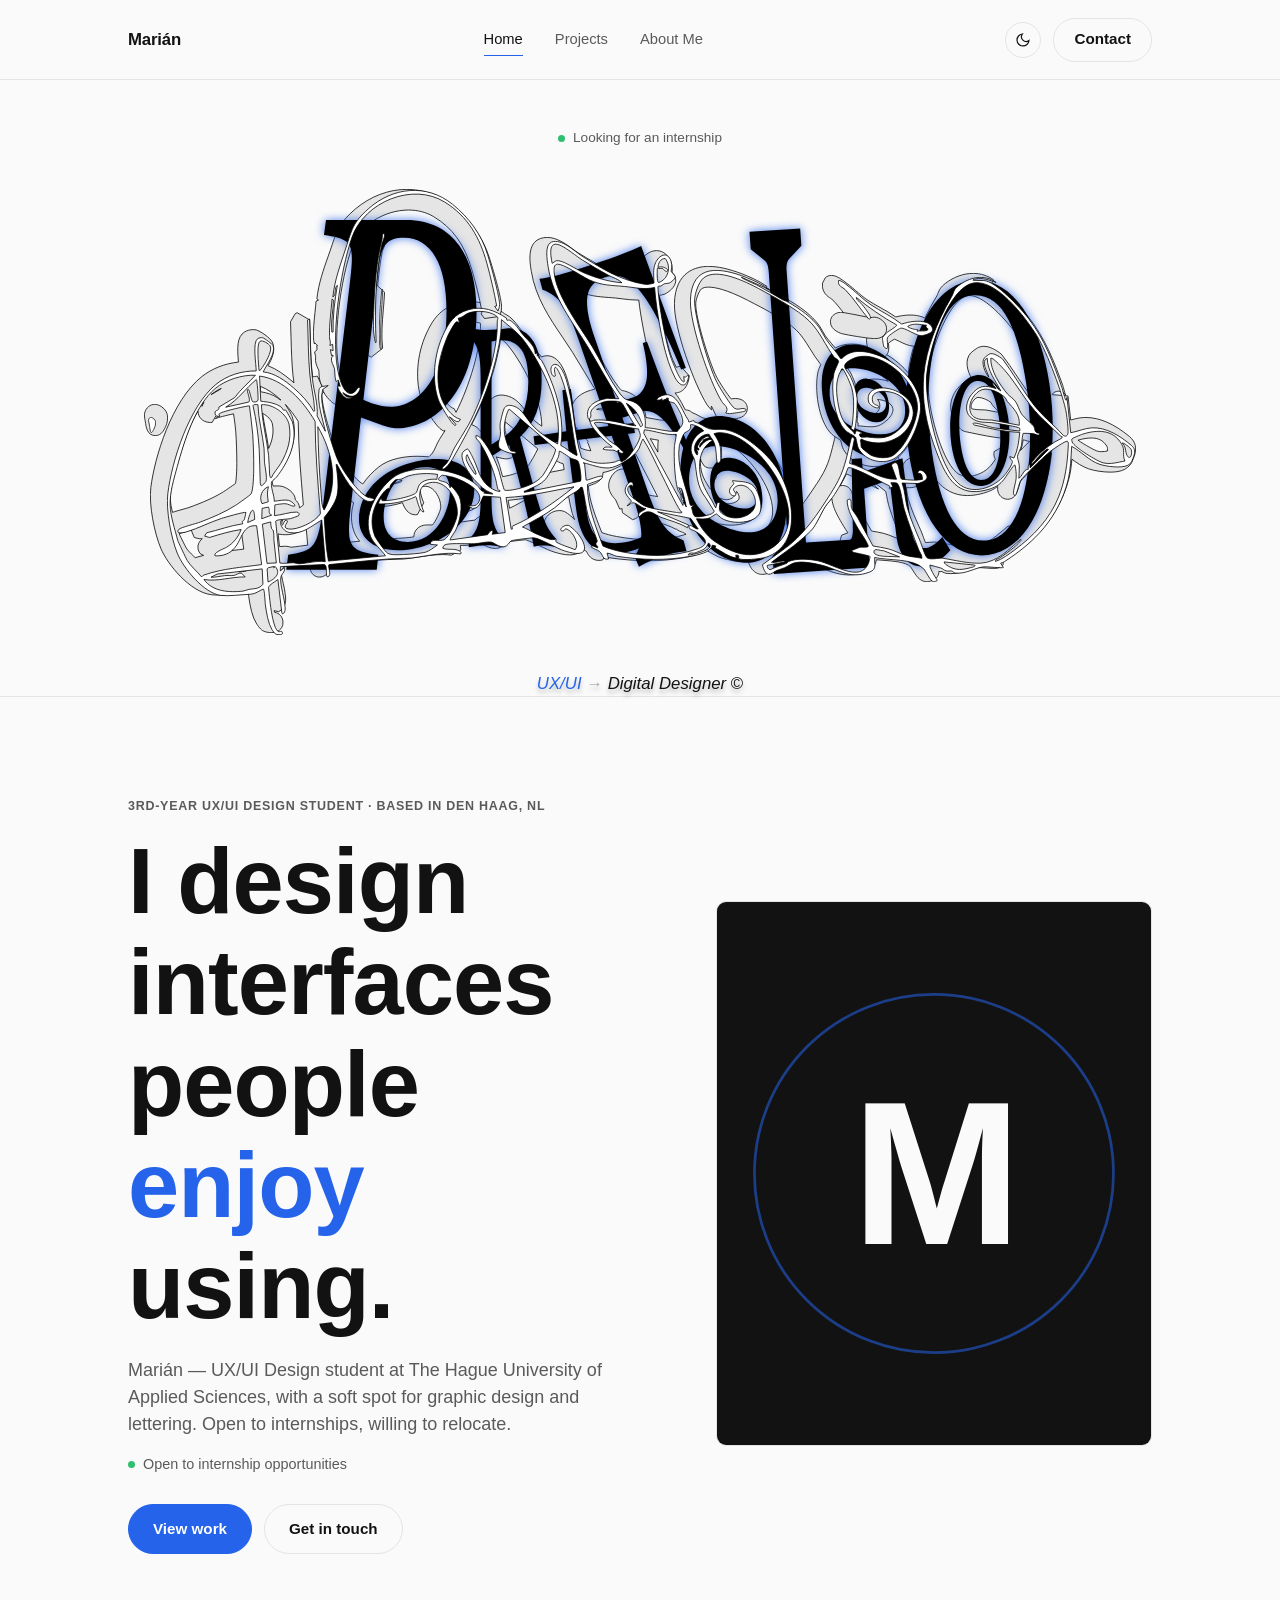
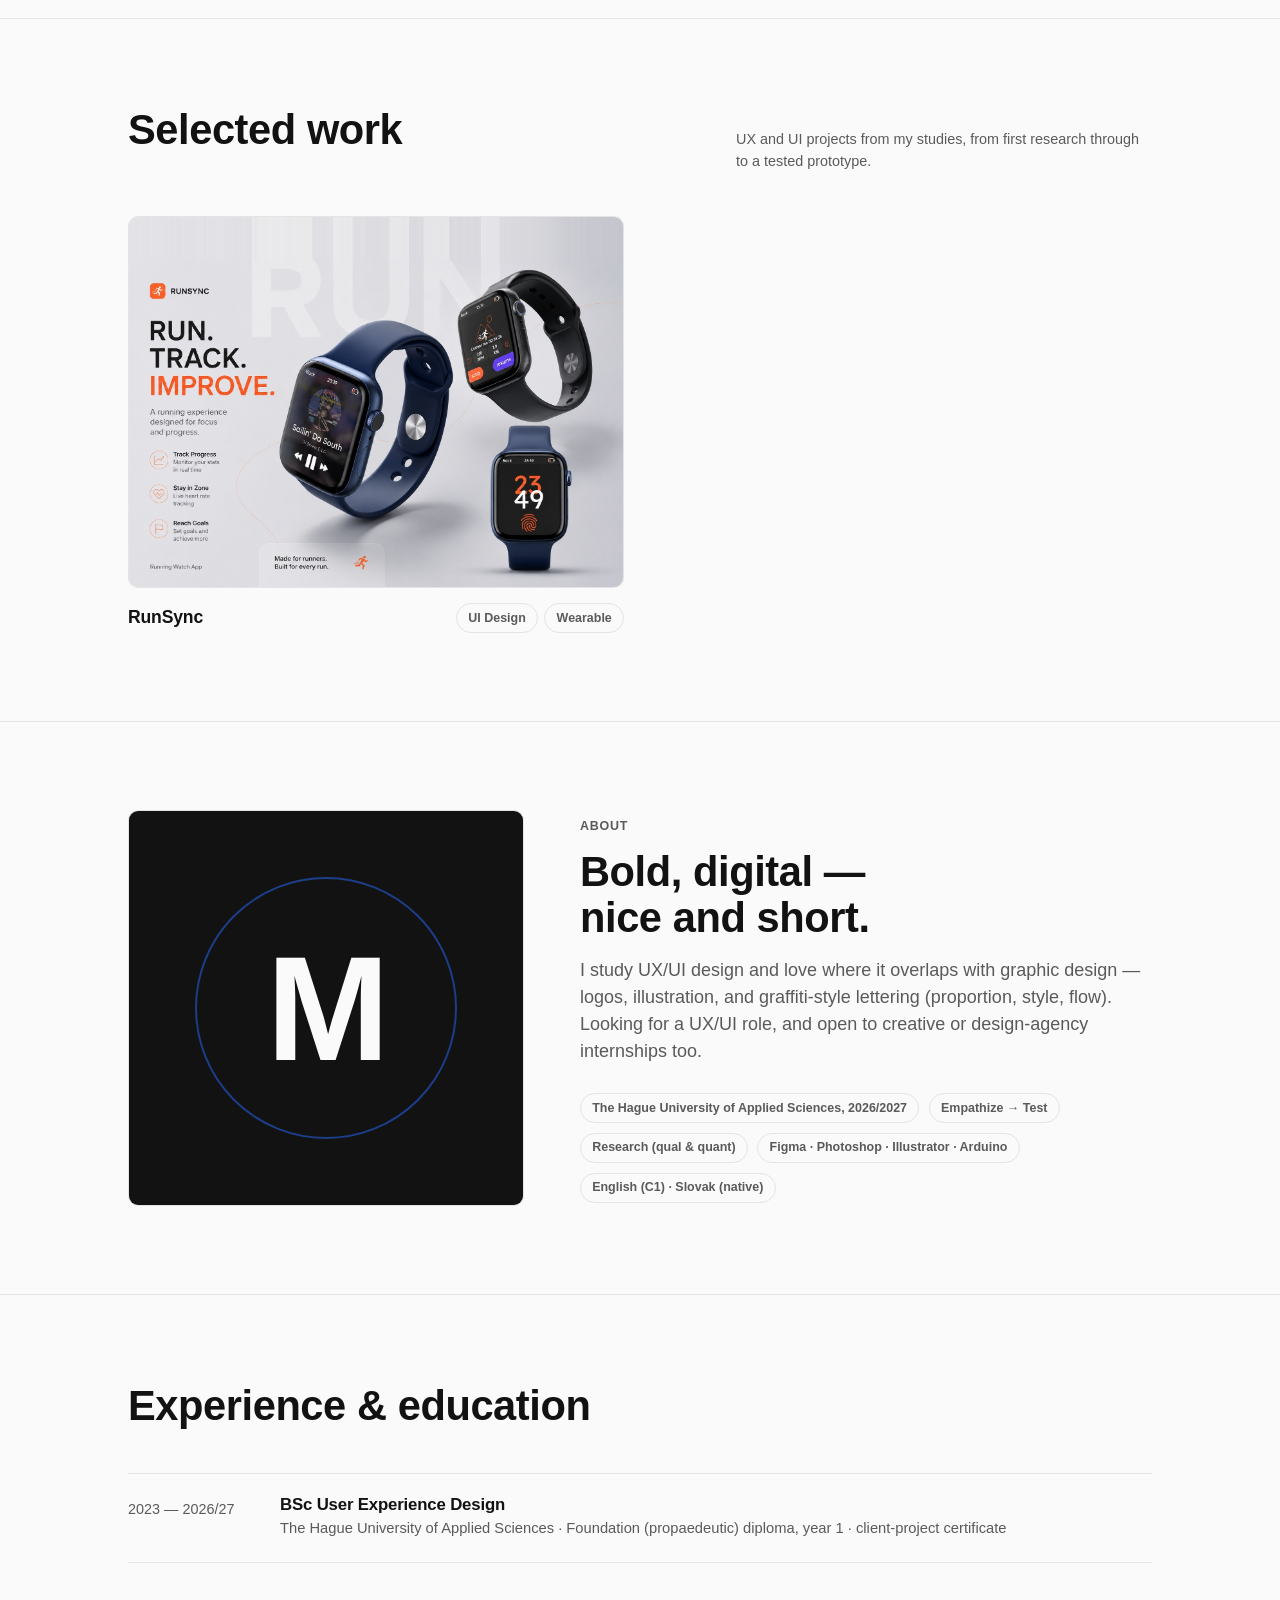
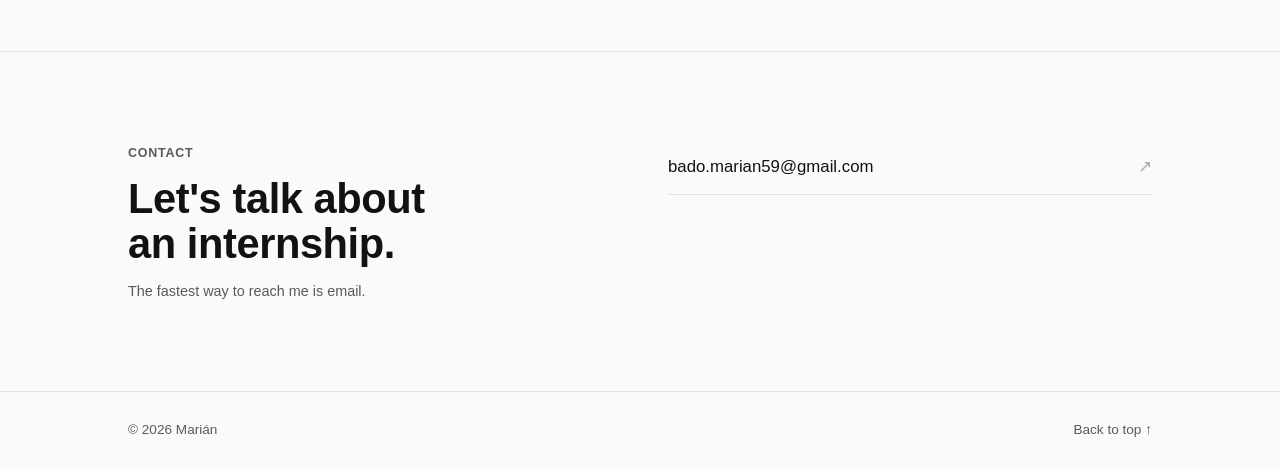
<file: index.html>
<!doctype html>
<html lang="en">
<head>
<meta charset="UTF-8" />
<meta name="viewport" content="width=device-width, initial-scale=1.0" />
<title>Marián — UX/UI Designer</title>
<meta name="description" content="Portfolio of Marián, a UX/UI design student — selected case studies, skills, and contact." />
<meta property="og:type" content="website" />
<meta property="og:title" content="Marián — UX/UI Designer" />
<meta property="og:description" content="Portfolio of Marián, a UX/UI design student — selected case studies, skills, and contact." />
<meta property="og:image" content="assets/images/project-02-cover.jpg" />
<meta name="twitter:card" content="summary_large_image" />
<link rel="icon" type="image/svg+xml" href="assets/images/favicon.svg" />
<link rel="stylesheet" href="css/style.css" />
</head>
<body>

<div class="scroll-progress" id="scrollProgress" aria-hidden="true"></div>

<a class="skip-link" href="#main" style="position:absolute;left:-9999px;top:1rem;background:var(--ink);color:var(--bg);padding:0.6rem 1rem;font-size:0.85rem;z-index:100;border-radius:4px;">Skip to content</a>

<header class="site-header">
  <div class="container">
    <a class="logo-mark" href="#top" aria-label="Home">Marián</a>

    <nav class="main-nav" aria-label="Primary">
      <a href="#top">Home</a>
      <a href="#work">Projects</a>
      <a href="#about">About Me</a>
    </nav>

    <div class="header-actions">
      <button class="theme-toggle" id="themeToggle" type="button" aria-label="Toggle color theme">
        <svg class="icon-moon" viewBox="0 0 24 24" fill="none" stroke="currentColor" stroke-width="1.8"><path d="M21 12.8A9 9 0 1 1 11.2 3a7 7 0 0 0 9.8 9.8Z"/></svg>
        <svg class="icon-sun" viewBox="0 0 24 24" fill="none" stroke="currentColor" stroke-width="1.8"><circle cx="12" cy="12" r="4.2"/><path d="M12 2.5v2.4M12 19.1v2.4M4.6 4.6l1.7 1.7M17.7 17.7l1.7 1.7M2.5 12h2.4M19.1 12h2.4M4.6 19.4l1.7-1.7M17.7 6.3l1.7-1.7"/></svg>
      </button>
      <a class="btn btn--ghost" href="#contact" style="padding:0.6rem 1.25rem;">Contact</a>
      <button class="nav-toggle" id="navToggle" type="button" aria-label="Toggle menu" aria-expanded="false">
        <svg viewBox="0 0 24 24" fill="none" stroke="currentColor" stroke-width="1.8"><path d="M4 7h16M4 12h16M4 17h16"/></svg>
      </button>
    </div>
  </div>

  <nav class="main-nav" id="mobileNav" aria-label="Mobile" style="display:none; flex-direction:column; padding:0 1.25rem 1.25rem; gap:1rem;">
    <a href="#top">Home</a>
    <a href="#work">Projects</a>
    <a href="#about">About Me</a>
    <a href="#contact">Contact</a>
  </nav>
</header>

<main id="main">

  <!-- ====================== HERO TOP / WORDMARK ==================== -->
  <section class="hero-top" id="top">
    <div class="container">
      <p class="hero-top-status"><span class="dot" aria-hidden="true"></span> Looking for an internship</p>

      <div class="hero-wordmark" id="heroWordmark" role="img" aria-label="Portfolio">
        <img src="assets/images/hero-wordmark/layer-01.svg" alt="" style="left:0.6214%; top:13.4674%; width:64.7790%; height:82.6958%;" />
        <img src="assets/images/hero-wordmark/layer-02.svg" alt="" style="left:60.7785%; top:20.8159%; width:39.2215%; height:64.7589%;" />
        <img src="assets/images/hero-wordmark/layer-03.svg" alt="" style="left:53.4137%; top:19.3940%; width:25.0207%; height:42.0936%;" />
        <img src="assets/images/hero-wordmark/layer-04.svg" alt="" style="left:17.0040%; top:3.2956%; width:19.0458%; height:45.4824%;" />
        <img src="assets/images/hero-wordmark/layer-05.svg" alt="" style="left:68.3461%; top:21.4176%; width:11.3048%; height:17.5178%;" />
        <img src="assets/images/hero-wordmark/layer-06.svg" alt="" style="left:21.5059%; top:11.8063%; width:2.8696%; height:25.7534%;" />
        <img src="assets/images/hero-wordmark/layer-07.svg" alt="" style="left:69.1488%; top:29.1698%; width:5.7342%; height:5.5744%;" />
        <img src="assets/images/hero-wordmark/layer-08.svg" alt="" style="left:22.0716%; top:23.0760%; width:2.1862%; height:15.6999%;" />
        <img src="assets/images/hero-wordmark/layer-09.svg" alt="" style="left:0.0000%; top:48.3743%; width:2.4402%; height:6.5669%;" />
        <img src="assets/images/hero-wordmark/layer-10.svg" alt="" style="left:13.4441%; top:7.8801%; width:79.1284%; height:77.9673%;" />
        <img src="assets/images/hero-wordmark/layer-11.svg" alt="" style="left:55.0277%; top:20.3316%; width:23.2731%; height:40.0599%;" />
        <img src="assets/images/hero-wordmark/layer-12.svg" alt="" style="left:18.6149%; top:3.6434%; width:17.3124%; height:43.6598%;" />
        <img src="assets/images/hero-wordmark/layer-13.svg" alt="" style="left:69.9639%; top:22.3996%; width:9.5644%; height:14.4902%;" />
        <img src="assets/images/hero-wordmark/layer-14.svg" alt="" style="left:23.1142%; top:12.5180%; width:1.1466%; height:23.0886%;" />
        <img src="assets/images/hero-wordmark/layer-15.svg" alt="" style="left:23.6786%; top:24.2331%; width:0.4578%; height:12.7661%;" />
        <img src="assets/images/hero-wordmark/layer-16.svg" alt="" style="left:0.4512%; top:51.0098%; width:0.7965%; height:3.3935%;" />
        <img src="assets/images/hero-wordmark/layer-17.svg" alt="" style="left:62.3329%; top:21.7208%; width:37.5265%; height:63.7518%;" />
        <img src="assets/images/hero-wordmark/layer-18.svg" alt="" style="left:2.3198%; top:14.1954%; width:63.0421%; height:82.5090%;" />
      </div>

      <p class="hero-top-tag"><span class="ux">UX/UI</span> <span class="arrow">→</span> <span class="role">Digital Designer</span> <span class="copy">©</span></p>
    </div>
  </section>

  <!-- ============================ HERO ============================ -->
  <section class="hero">
    <div class="container">
      <div>
        <p class="caption">3rd-year UX/UI Design Student · Based in Den Haag, NL</p>
        <h1 class="hero-heading h0" style="margin-top:0.9rem;">I design interfaces people <em>enjoy</em> using.</h1>
        <p class="hero-lede body-lg">Marián — UX/UI Design student at The Hague University of Applied Sciences, with a soft spot for graphic design and lettering. Open to internships, willing to relocate.</p>
        <p class="hero-status"><span class="dot" aria-hidden="true"></span> Open to internship opportunities</p>
        <div class="hero-actions">
          <a class="btn btn--accent" href="#work">View work</a>
          <a class="btn btn--ghost" href="#contact">Get in touch</a>
        </div>
      </div>

      <div class="hero-photo" id="heroPhoto">
        <div class="media">
          <img src="assets/images/portrait-placeholder.svg" alt="Monogram — M" />
        </div>
      </div>
    </div>
  </section>

  <!-- ============================ WORK ============================ -->
  <section id="work">
    <div class="container">
      <div class="section-heading" data-reveal>
        <h2 class="h1">Selected work</h2>
        <p class="small-text">UX and UI projects from my studies, from first research through to a tested prototype.</p>
      </div>

      <div class="work-grid">
        <a class="work-card" href="projects/project-02.html" data-reveal>
          <div class="media">
            <img src="assets/images/project-02-card.jpg" alt="RunSync key visual — three smartwatches running the app, beside the tagline Run. Track. Improve." loading="lazy" decoding="async" />
          </div>
          <div class="work-card-meta">
            <h3>RunSync</h3>
            <div class="work-card-tags">
              <span class="tag">UI Design</span>
              <span class="tag">Wearable</span>
            </div>
          </div>
        </a>

        <!-- THIRD PROJECT (graphic design) — paste this block back in once
             projects/project-03.html has real content and its card image exists:

        <a class="work-card" href="projects/project-03.html" data-reveal>
          <div class="media">
            <img src="assets/images/project-03-card.jpg" alt="" loading="lazy" decoding="async" />
          </div>
          <div class="work-card-meta">
            <h3>Graphic design</h3>
            <div class="work-card-tags">
              <span class="tag">Branding</span>
              <span class="tag">Illustration</span>
            </div>
          </div>
        </a>
        -->
      </div>
    </div>
  </section>

  <!-- ============================ ABOUT ============================ -->
  <section id="about">
    <div class="container about-grid">
      <div class="media about-portrait" data-reveal>
        <img src="assets/images/portrait-placeholder.svg" alt="" loading="lazy" decoding="async" />
      </div>

      <div class="about-copy" data-reveal>
        <p class="caption">About</p>
        <h2 class="h1" style="margin-top:0.75rem; margin-bottom:1rem;">Bold, digital — nice and short.</h2>
        <p class="body-lg">I study UX/UI design and love where it overlaps with graphic design — logos, illustration, and graffiti-style lettering (proportion, style, flow). Looking for a UX/UI role, and open to creative or design-agency internships too.</p>

        <div class="about-facts">
          <span class="tag">The Hague University of Applied Sciences, 2026/2027</span>
          <span class="tag">Empathize → Test</span>
          <span class="tag">Research (qual &amp; quant)</span>
          <span class="tag">Figma · Photoshop · Illustrator · Arduino</span>
          <span class="tag">English (C1) · Slovak (native)</span>
        </div>
      </div>
    </div>
  </section>

  <!-- ============================ EXPERIENCE ============================ -->
  <section id="experience">
    <div class="container">
      <div class="section-heading" data-reveal>
        <h2 class="h1">Experience &amp; education</h2>
      </div>

      <div class="timeline" data-reveal>
        <div class="timeline-item">
          <div class="timeline-date">2023 — 2026/27</div>
          <div class="timeline-body">
            <h3>BSc User Experience Design</h3>
            <span class="org">The Hague University of Applied Sciences · Foundation (propaedeutic) diploma, year 1 · client-project certificate</span>
          </div>
        </div>
      </div>
    </div>
  </section>

  <!-- ============================ CONTACT ============================ -->
  <section id="contact">
    <div class="container contact-panel">
      <div data-reveal>
        <p class="caption">Contact</p>
        <h2 class="h1" style="margin-top:0.75rem;">Let's talk about an internship.</h2>
        <p class="small-text" style="margin-top:0.9rem; color:var(--text-secondary);">The fastest way to reach me is email.</p>
      </div>

      <div class="contact-links" data-reveal>
        <a href="mailto:bado.marian59@gmail.com">bado.marian59@gmail.com <span class="arrow">↗</span></a>

        <!-- Paste these back in once the real handles / files exist:

        <a href="https://linkedin.com/in/YOUR-HANDLE" target="_blank" rel="noopener">LinkedIn <span class="arrow">↗</span></a>
        <a href="https://github.com/YOUR-HANDLE" target="_blank" rel="noopener">GitHub <span class="arrow">↗</span></a>
        <a href="https://www.figma.com/@YOUR-HANDLE" target="_blank" rel="noopener">Figma <span class="arrow">↗</span></a>
        <a href="assets/resume.pdf" download>Download résumé (PDF) <span class="arrow">↓</span></a>
        -->
      </div>
    </div>
  </section>

</main>

<footer class="site-footer">
  <div class="container">
    <span>© <span id="year"></span> Marián</span>
    <a href="#top">Back to top ↑</a>
  </div>
</footer>

<script src="js/main.js"></script>
</body>
</html>
</file>
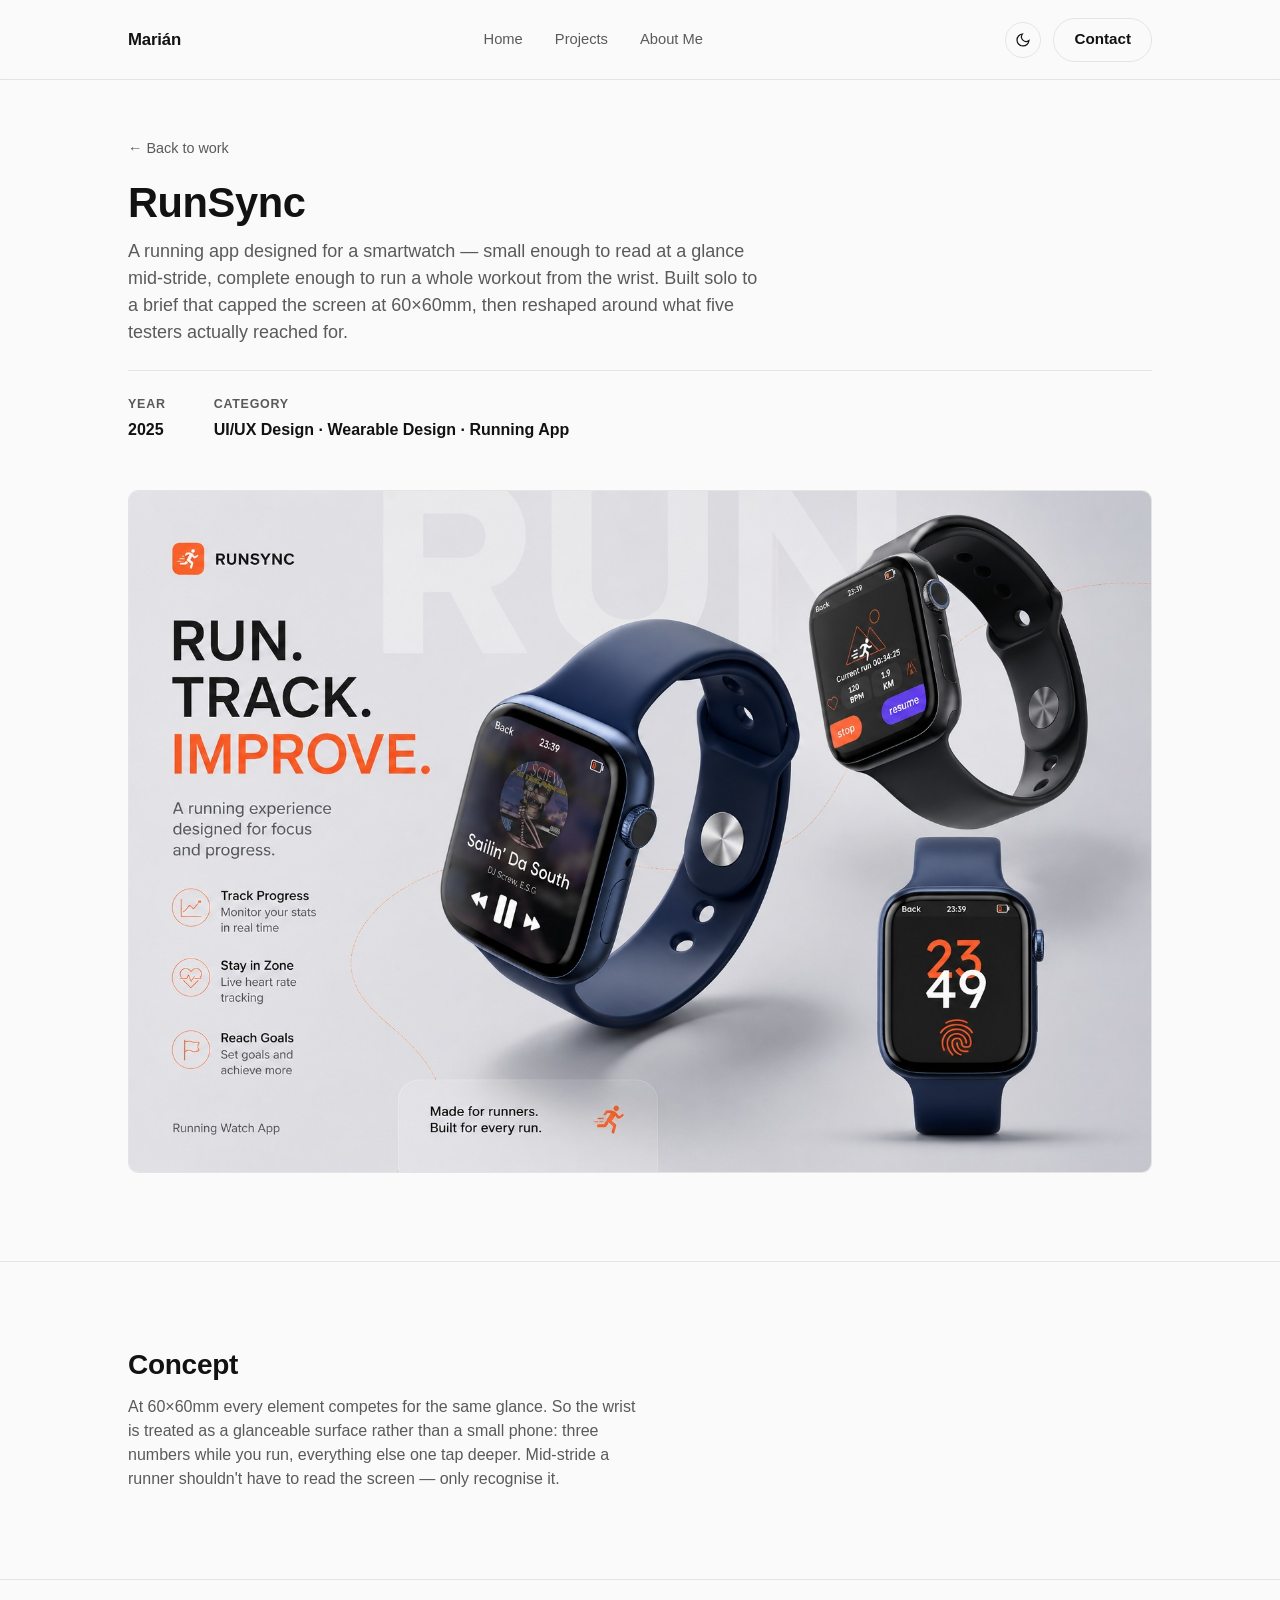
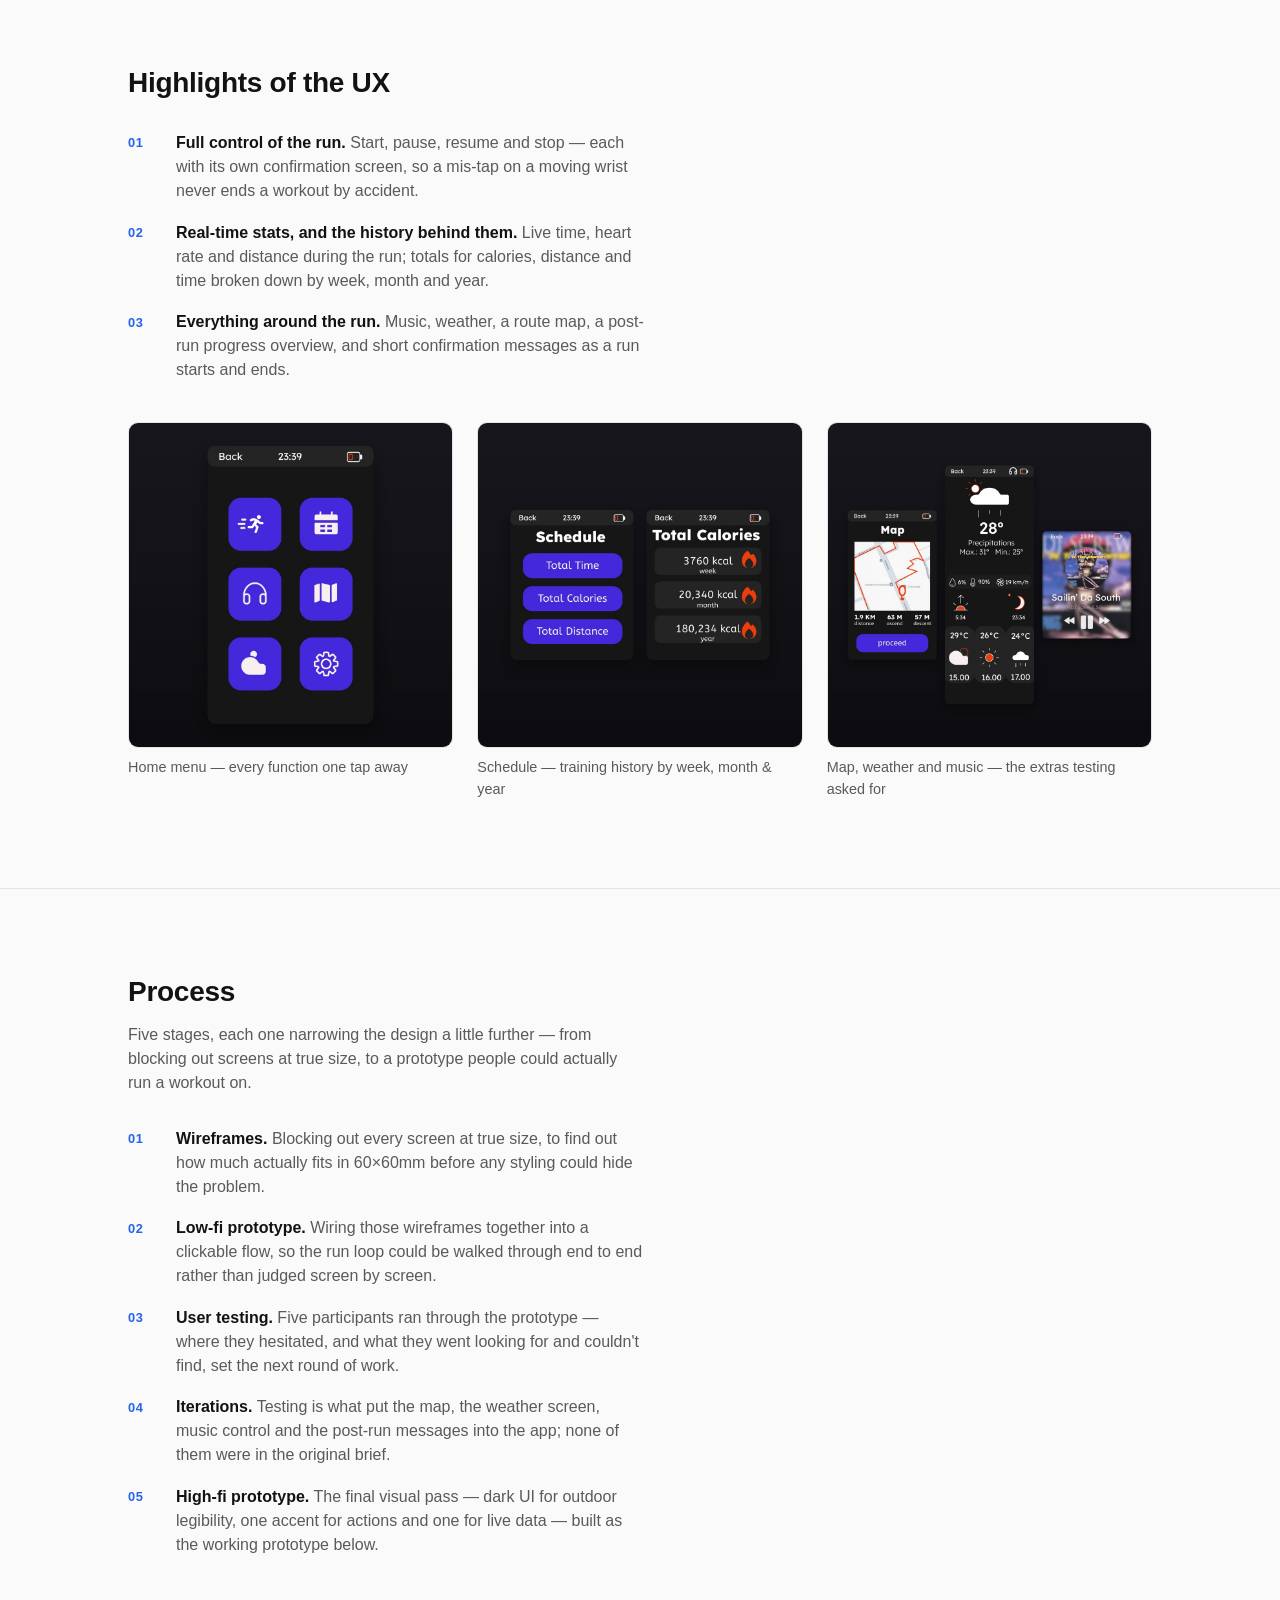
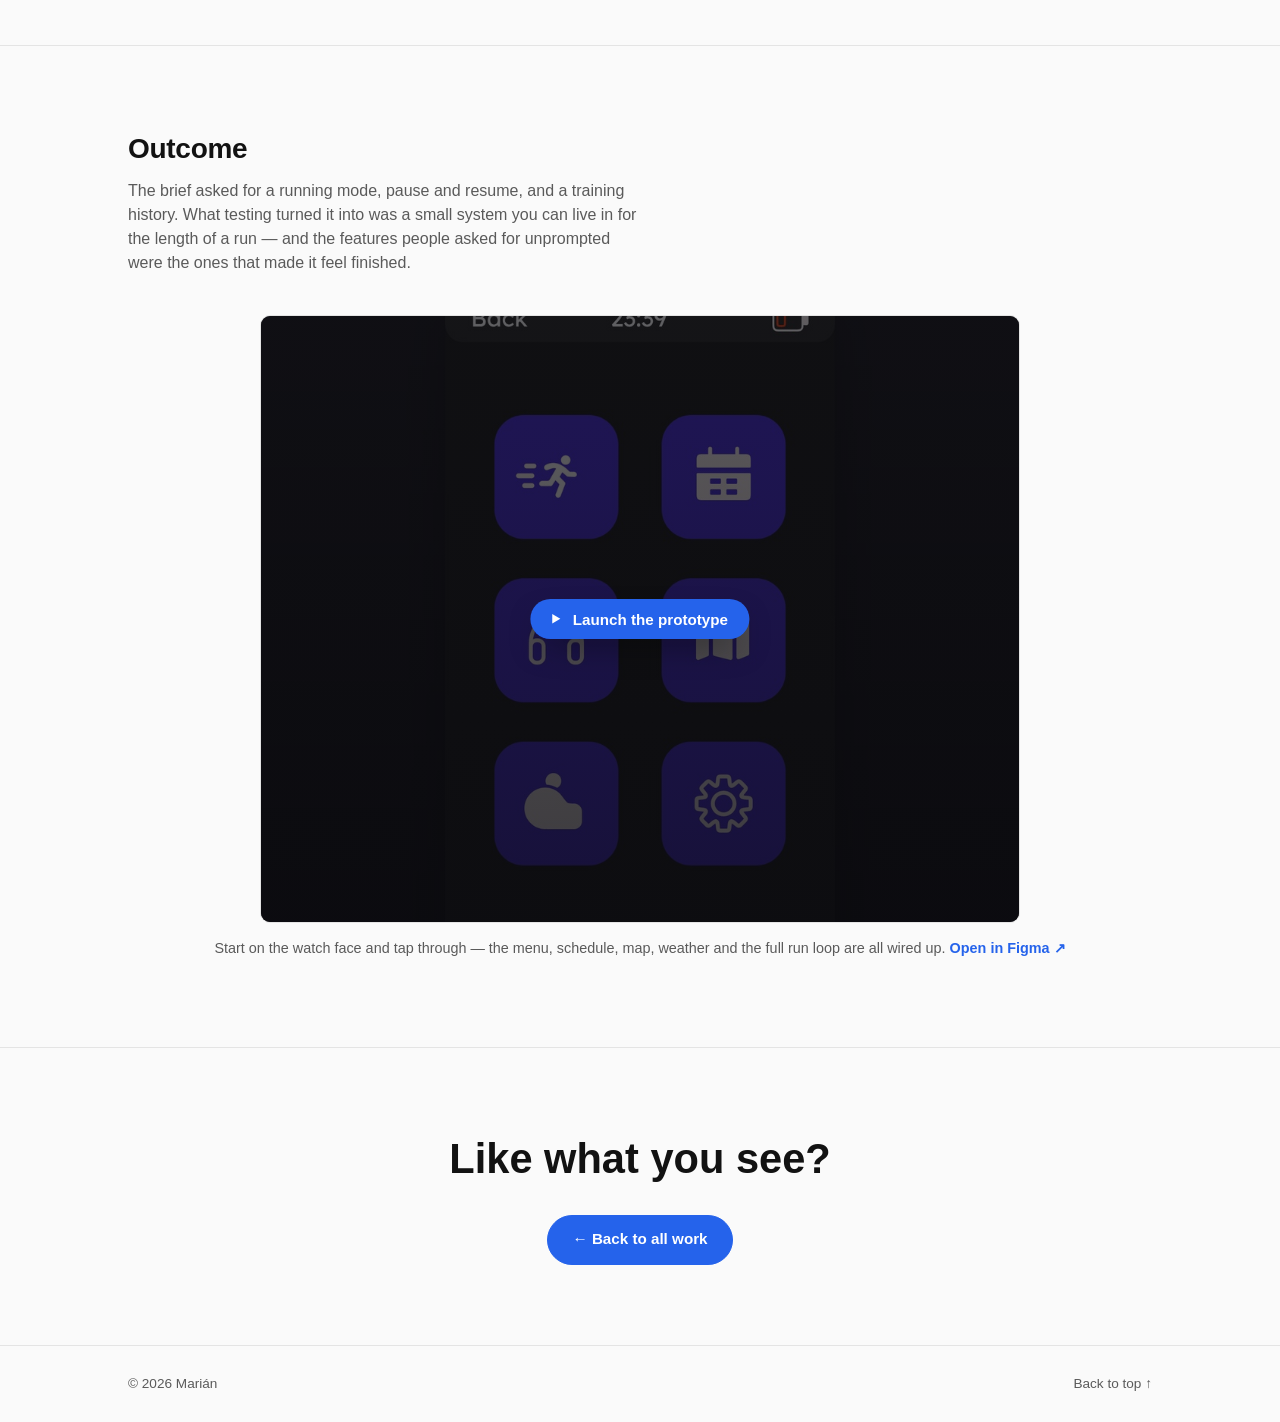
<file: projects/project-02.html>
<!doctype html>
<html lang="en">
<head>
<meta charset="UTF-8" />
<meta name="viewport" content="width=device-width, initial-scale=1.0" />
<title>RunSync — Marián</title>
<meta name="description" content="Case study: RunSync — a running app designed for a smartwatch, built to a 60×60mm screen limit and reshaped around user testing." />
<meta property="og:type" content="article" />
<meta property="og:title" content="RunSync — Marián" />
<meta property="og:description" content="Case study: RunSync — a running app designed for a smartwatch, built to a 60×60mm screen limit and reshaped around user testing." />
<meta property="og:image" content="../assets/images/project-02-cover.jpg" />
<meta name="twitter:card" content="summary_large_image" />
<link rel="icon" type="image/svg+xml" href="../assets/images/favicon.svg" />
<link rel="stylesheet" href="../css/style.css" />
</head>
<body>

<div class="scroll-progress" id="scrollProgress" aria-hidden="true"></div>

<header class="site-header">
  <div class="container">
    <a class="logo-mark" href="../index.html#top" aria-label="Home">Marián</a>

    <nav class="main-nav" aria-label="Primary">
      <a href="../index.html#top">Home</a>
      <a href="../index.html#work">Projects</a>
      <a href="../index.html#about">About Me</a>
    </nav>

    <div class="header-actions">
      <button class="theme-toggle" id="themeToggle" type="button" aria-label="Toggle color theme">
        <svg class="icon-moon" viewBox="0 0 24 24" fill="none" stroke="currentColor" stroke-width="1.8"><path d="M21 12.8A9 9 0 1 1 11.2 3a7 7 0 0 0 9.8 9.8Z"/></svg>
        <svg class="icon-sun" viewBox="0 0 24 24" fill="none" stroke="currentColor" stroke-width="1.8"><circle cx="12" cy="12" r="4.2"/><path d="M12 2.5v2.4M12 19.1v2.4M4.6 4.6l1.7 1.7M17.7 17.7l1.7 1.7M2.5 12h2.4M19.1 12h2.4M4.6 19.4l1.7-1.7M17.7 6.3l1.7-1.7"/></svg>
      </button>
      <a class="btn btn--ghost" href="../index.html#contact" style="padding:0.6rem 1.25rem;">Contact</a>
    </div>
  </div>
</header>

<main id="main">

  <!-- ===================== HEADER: title + intro ===================== -->
  <section class="case-hero">
    <div class="container">
      <a class="back-link" href="../index.html#work">← Back to work</a>
      <h1 class="h1">RunSync</h1>
      <p class="body-lg">A running app designed for a smartwatch — small enough to read at a glance mid-stride, complete enough to run a whole workout from the wrist. Built solo to a brief that capped the screen at 60×60mm, then reshaped around what five testers actually reached for.</p>

      <dl class="case-facts" data-reveal>
        <div class="fact"><dt class="caption">Year</dt><dd>2025</dd></div>
        <div class="fact"><dt class="caption">Category</dt><dd>UI/UX Design · Wearable Design · Running App</dd></div>
      </dl>
    </div>
  </section>

  <!-- ===================== HERO IMAGE ===================== -->
  <section class="case-cover" style="padding-top:0; border-top:none;">
    <div class="container">
      <!-- 3:2 rather than the site-wide 16:9 — this cover is a designed poster,
           and cropping it would cut the logo or the bleeding "RUN" lettering. -->
      <div class="media" data-reveal style="aspect-ratio:3 / 2;">
        <img src="../assets/images/project-02-cover.jpg" alt="RunSync key visual: three smartwatches showing the music player, the paused-run screen with stop and resume, and the watch face, beside the tagline Run. Track. Improve." />
      </div>
    </div>
  </section>

  <!-- ===================== CONCEPT ===================== -->
  <section>
    <div class="container">
      <h2 class="h2" data-reveal>Concept</h2>
      <div class="case-prose" data-reveal>
        <p>At 60×60mm every element competes for the same glance. So the wrist is treated as a glanceable surface rather than a small phone: three numbers while you run, everything else one tap deeper. Mid-stride a runner shouldn't have to read the screen — only recognise it.</p>
      </div>
    </div>
  </section>

  <!-- ===================== HIGHLIGHTS ===================== -->
  <section style="border-top:1px solid var(--line);">
    <div class="container">
      <h2 class="h2" data-reveal>Highlights of the UX</h2>

      <ol class="case-list" data-reveal>
        <li><strong>Full control of the run.</strong> Start, pause, resume and stop — each with its own confirmation screen, so a mis-tap on a moving wrist never ends a workout by accident.</li>
        <li><strong>Real-time stats, and the history behind them.</strong> Live time, heart rate and distance during the run; totals for calories, distance and time broken down by week, month and year.</li>
        <li><strong>Everything around the run.</strong> Music, weather, a route map, a post-run progress overview, and short confirmation messages as a run starts and ends.</li>
      </ol>

      <div class="process-strip" style="margin-top:clamp(1.75rem, 4vw, 2.5rem);">
        <figure data-reveal>
          <div class="media"><img src="../assets/images/project-02-sketch.jpg" alt="Home menu screen with six icon shortcuts: running mode, schedule, music, map, weather, settings" loading="lazy" decoding="async" /></div>
          <figcaption class="small-text" style="color:var(--text-secondary);">Home menu — every function one tap away</figcaption>
        </figure>
        <figure data-reveal>
          <div class="media"><img src="../assets/images/project-02-prototype.jpg" alt="The Schedule menu next to the Total Calories screen, which breaks the figure down by week, month and year" loading="lazy" decoding="async" /></div>
          <figcaption class="small-text" style="color:var(--text-secondary);">Schedule — training history by week, month &amp; year</figcaption>
        </figure>
        <figure data-reveal>
          <div class="media"><img src="../assets/images/project-02-final.jpg" alt="Map, weather and music player screens — the three features added beyond the original brief" loading="lazy" decoding="async" /></div>
          <figcaption class="small-text" style="color:var(--text-secondary);">Map, weather and music — the extras testing asked for</figcaption>
        </figure>
      </div>
    </div>
  </section>

  <!-- ===================== PROCESS ===================== -->
  <section style="border-top:1px solid var(--line);">
    <div class="container">
      <h2 class="h2" data-reveal>Process</h2>
      <div class="case-prose" data-reveal>
        <p>Five stages, each one narrowing the design a little further — from blocking out screens at true size, to a prototype people could actually run a workout on.</p>
      </div>

      <ol class="case-list" data-reveal>
        <li><strong>Wireframes.</strong> Blocking out every screen at true size, to find out how much actually fits in 60×60mm before any styling could hide the problem.</li>
        <li><strong>Low-fi prototype.</strong> Wiring those wireframes together into a clickable flow, so the run loop could be walked through end to end rather than judged screen by screen.</li>
        <li><strong>User testing.</strong> Five participants ran through the prototype — where they hesitated, and what they went looking for and couldn't find, set the next round of work.</li>
        <li><strong>Iterations.</strong> Testing is what put the map, the weather screen, music control and the post-run messages into the app; none of them were in the original brief.</li>
        <li><strong>High-fi prototype.</strong> The final visual pass — dark UI for outdoor legibility, one accent for actions and one for live data — built as the working prototype below.</li>
      </ol>
    </div>
  </section>

  <!-- ===================== OUTCOME ===================== -->
  <section style="border-top:1px solid var(--line);">
    <div class="container">
      <h2 class="h2" data-reveal>Outcome</h2>
      <div class="case-prose" data-reveal>
        <p>The brief asked for a running mode, pause and resume, and a training history. What testing turned it into was a small system you can live in for the length of a run — and the features people asked for unprompted were the ones that made it feel finished.</p>
      </div>

      <!-- The real Figma prototype, click-to-load: the still below is swapped for
           the embed on click, so Figma's player is only fetched by people who
           actually want to try it. Requires the Figma file's link sharing to be
           set to "Anyone with the link — can view". -->
      <div class="proto-embed" data-reveal style="margin-top:clamp(1.75rem, 4vw, 2.5rem);">
        <button class="proto-launch" type="button"
                data-proto-src="https://embed.figma.com/proto/zoJlEl7CMAgvqC59AaGzTM/Running-App?node-id=2-2&amp;starting-point-node-id=2-2&amp;scaling=contain&amp;embed-host=marian-portfolio">
          <img src="../assets/images/project-02-sketch.jpg" alt="" loading="lazy" decoding="async" />
          <span class="proto-play">
            <svg viewBox="0 0 24 24" fill="currentColor" aria-hidden="true"><path d="M8 5.5v13l11-6.5z"/></svg>
            Launch the prototype
          </span>
        </button>
      </div>

      <p class="small-text" data-reveal style="color:var(--text-secondary); text-align:center; margin-top:0.9rem;">
        Start on the watch face and tap through — the menu, schedule, map, weather and the full run loop are all wired up.
        <a href="https://www.figma.com/proto/zoJlEl7CMAgvqC59AaGzTM/Running-App?node-id=2-2&amp;starting-point-node-id=2-2" target="_blank" rel="noopener" style="color:var(--accent); font-weight:600;">Open in Figma ↗</a>
      </p>

      <noscript>
        <p class="small-text" style="text-align:center; margin-top:0.9rem;">
          <a href="https://www.figma.com/proto/zoJlEl7CMAgvqC59AaGzTM/Running-App?node-id=2-2&amp;starting-point-node-id=2-2" target="_blank" rel="noopener">Open the interactive prototype in Figma ↗</a>
        </p>
      </noscript>
    </div>
  </section>

  <section class="case-cta" style="border-top:1px solid var(--line);">
    <div class="container">
      <p class="h1">Like what you see?</p>
      <a class="btn btn--accent" href="../index.html#work">← Back to all work</a>
    </div>
  </section>
</main>

<footer class="site-footer">
  <div class="container">
    <span>© <span id="year"></span> Marián</span>
    <a href="../index.html#top">Back to top ↑</a>
  </div>
</footer>

<script src="../js/main.js"></script>
</body>
</html>
</file>
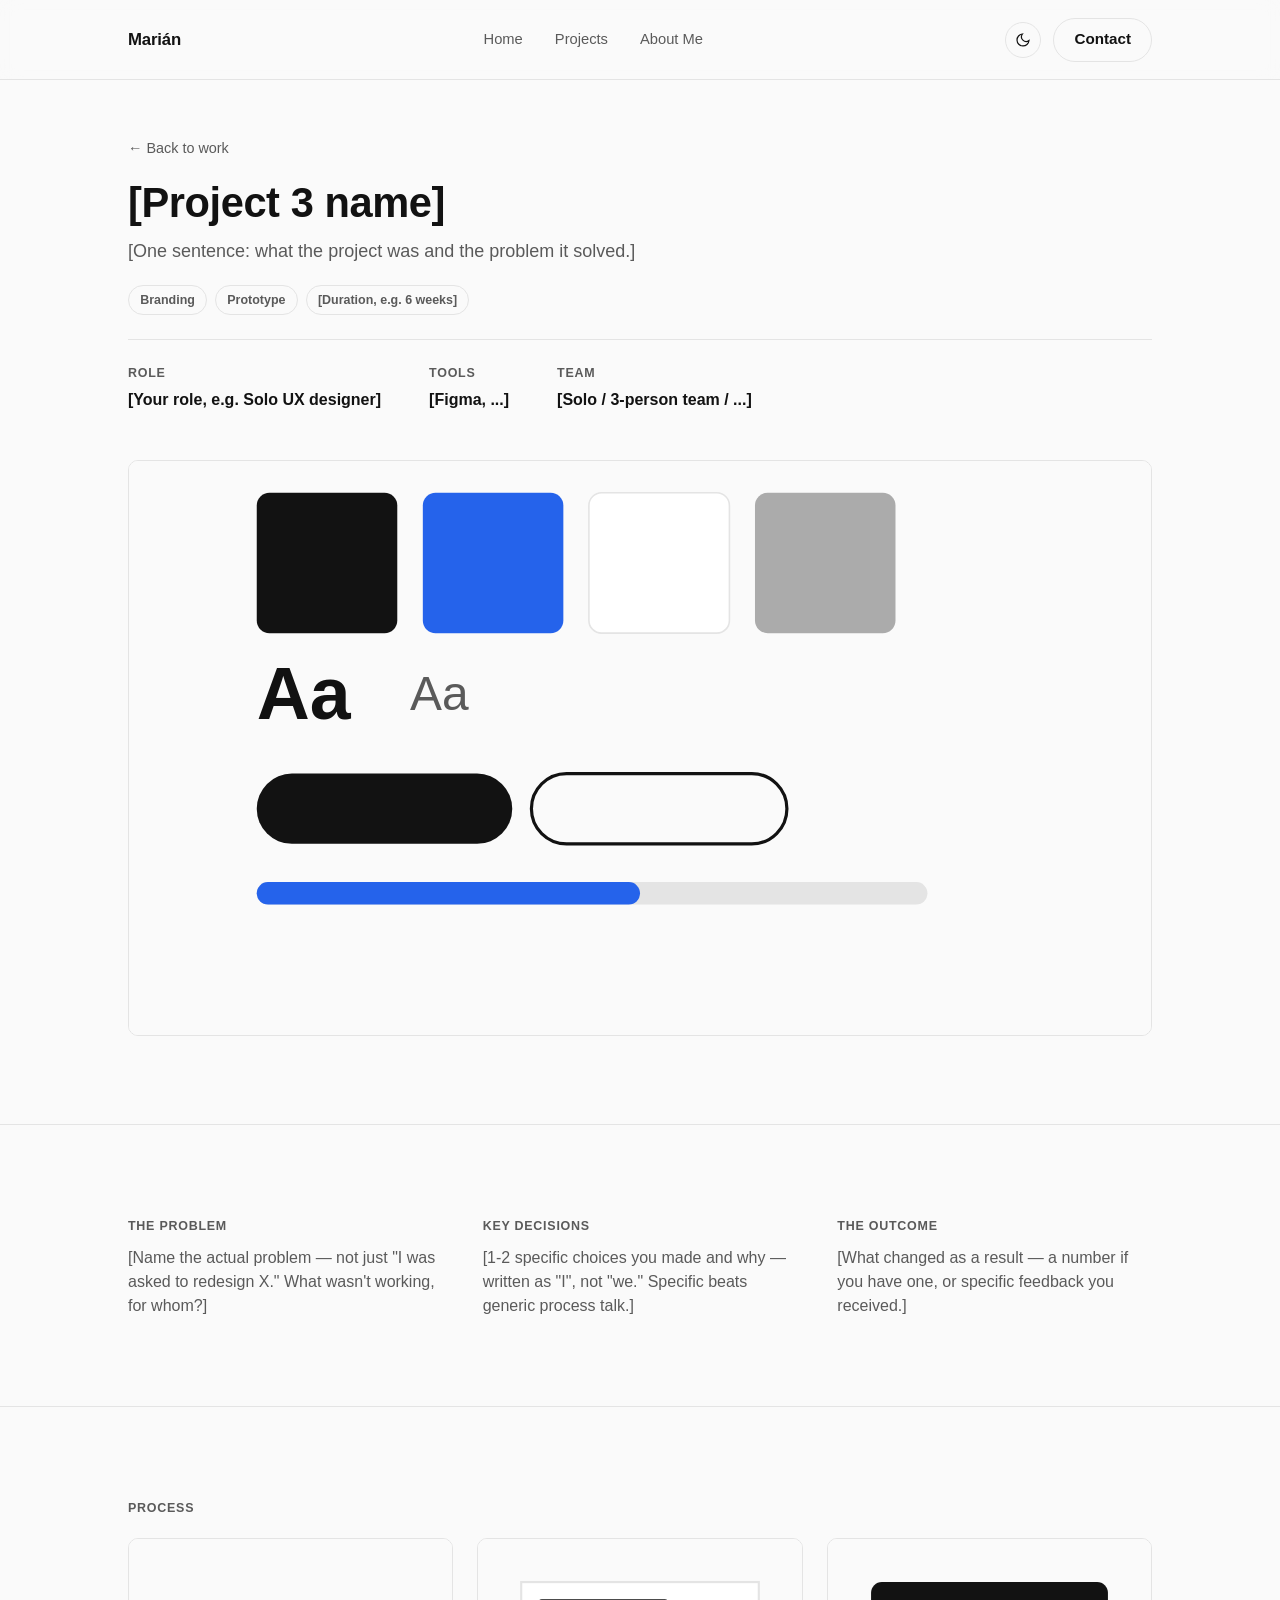
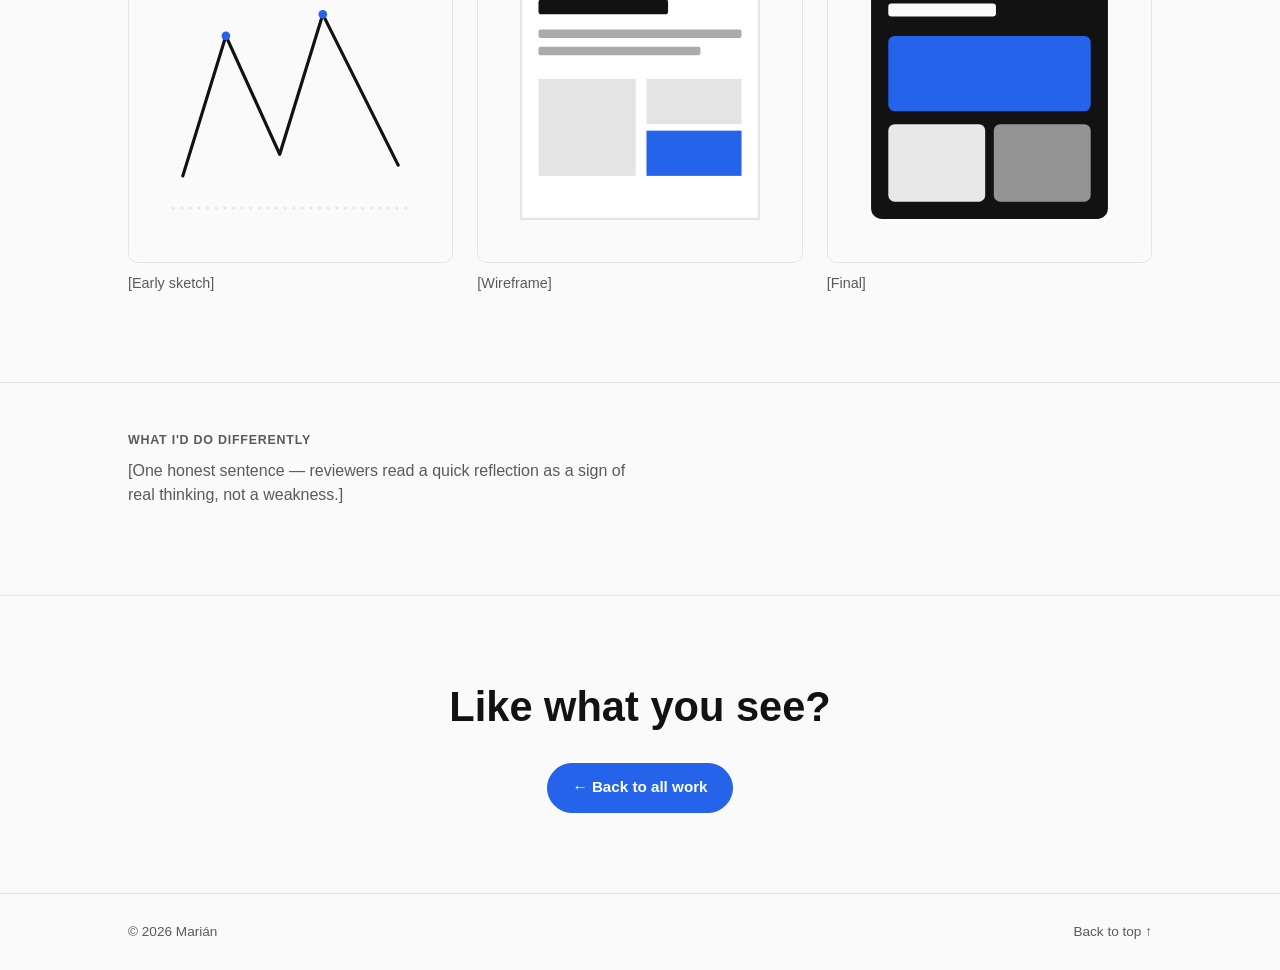
<file: projects/project-03.html>
<!doctype html>
<html lang="en">
<head>
<meta charset="UTF-8" />
<meta name="viewport" content="width=device-width, initial-scale=1.0" />
<title>[Project 3 name] — Marián</title>
<meta name="description" content="Case study: [Project 3 name] — replace with a one-line summary." />
<meta property="og:type" content="article" />
<meta property="og:title" content="[Project 3 name] — Marián" />
<meta property="og:description" content="Case study: [Project 3 name] — replace with a one-line summary." />
<meta name="twitter:card" content="summary_large_image" />
<meta name="robots" content="noindex" />
<link rel="icon" type="image/svg+xml" href="../assets/images/favicon.svg" />
<link rel="stylesheet" href="../css/style.css" />

<!-- EDIT ME — replace bracketed placeholders with your real case study content. -->
</head>
<body>

<div class="scroll-progress" id="scrollProgress" aria-hidden="true"></div>

<header class="site-header">
  <div class="container">
    <a class="logo-mark" href="../index.html#top" aria-label="Home">Marián</a>

    <nav class="main-nav" aria-label="Primary">
      <a href="../index.html#top">Home</a>
      <a href="../index.html#work">Projects</a>
      <a href="../index.html#about">About Me</a>
    </nav>

    <div class="header-actions">
      <button class="theme-toggle" id="themeToggle" type="button" aria-label="Toggle color theme">
        <svg class="icon-moon" viewBox="0 0 24 24" fill="none" stroke="currentColor" stroke-width="1.8"><path d="M21 12.8A9 9 0 1 1 11.2 3a7 7 0 0 0 9.8 9.8Z"/></svg>
        <svg class="icon-sun" viewBox="0 0 24 24" fill="none" stroke="currentColor" stroke-width="1.8"><circle cx="12" cy="12" r="4.2"/><path d="M12 2.5v2.4M12 19.1v2.4M4.6 4.6l1.7 1.7M17.7 17.7l1.7 1.7M2.5 12h2.4M19.1 12h2.4M4.6 19.4l1.7-1.7M17.7 6.3l1.7-1.7"/></svg>
      </button>
      <a class="btn btn--ghost" href="../index.html#contact" style="padding:0.6rem 1.25rem;">Contact</a>
    </div>
  </div>
</header>

<main id="main">
  <section class="case-hero">
    <div class="container">
      <a class="back-link" href="../index.html#work">← Back to work</a>
      <h1 class="h1">[Project 3 name]</h1>
      <p class="body-lg">[One sentence: what the project was and the problem it solved.]</p>
      <div class="case-hero-tags">
        <span class="tag">Branding</span>
        <span class="tag">Prototype</span>
        <span class="tag">[Duration, e.g. 6 weeks]</span>
      </div>

      <dl class="case-facts" data-reveal>
        <div class="fact"><dt class="caption">Role</dt><dd>[Your role, e.g. Solo UX designer]</dd></div>
        <div class="fact"><dt class="caption">Tools</dt><dd>[Figma, ...]</dd></div>
        <div class="fact"><dt class="caption">Team</dt><dd>[Solo / 3-person team / ...]</dd></div>
      </dl>
    </div>
  </section>

  <section class="case-cover" style="padding-top:0; border-top:none;">
    <div class="container">
      <div class="media" data-reveal>
        <img src="../assets/images/project-03.svg" alt="[Project 3 name] — cover screen" />
      </div>
    </div>
  </section>

  <section>
    <div class="container case-grid">
      <div data-reveal>
        <p class="caption">The problem</p>
        <p>[Name the actual problem — not just "I was asked to redesign X." What wasn't working, for whom?]</p>
      </div>
      <div data-reveal>
        <p class="caption">Key decisions</p>
        <p>[1-2 specific choices you made and why — written as "I", not "we." Specific beats generic process talk.]</p>
      </div>
      <div data-reveal>
        <p class="caption">The outcome</p>
        <p>[What changed as a result — a number if you have one, or specific feedback you received.]</p>
      </div>
    </div>
  </section>

  <section style="border-top:1px solid var(--line);">
    <div class="container">
      <p class="caption" data-reveal style="margin-bottom:1.25rem;">Process</p>
      <div class="process-strip">
        <figure data-reveal>
          <div class="media"><img src="../assets/images/process-sketch.svg" alt="Early sketch — replace with your own" loading="lazy" decoding="async" /></div>
          <figcaption class="small-text" style="color:var(--text-secondary);">[Early sketch]</figcaption>
        </figure>
        <figure data-reveal>
          <div class="media"><img src="../assets/images/process-wireframe.svg" alt="Wireframe — replace with your own" loading="lazy" decoding="async" /></div>
          <figcaption class="small-text" style="color:var(--text-secondary);">[Wireframe]</figcaption>
        </figure>
        <figure data-reveal>
          <div class="media"><img src="../assets/images/process-final.svg" alt="Final screen — replace with your own" loading="lazy" decoding="async" /></div>
          <figcaption class="small-text" style="color:var(--text-secondary);">[Final]</figcaption>
        </figure>
      </div>
    </div>
  </section>

  <section class="case-reflection">
    <div class="container">
      <p class="caption" data-reveal>What I'd do differently</p>
      <p data-reveal>[One honest sentence — reviewers read a quick reflection as a sign of real thinking, not a weakness.]</p>
    </div>
  </section>

  <section class="case-cta" style="border-top:1px solid var(--line);">
    <div class="container">
      <p class="h1">Like what you see?</p>
      <a class="btn btn--accent" href="../index.html#work">← Back to all work</a>
    </div>
  </section>
</main>

<footer class="site-footer">
  <div class="container">
    <span>© <span id="year"></span> Marián</span>
    <a href="../index.html#top">Back to top ↑</a>
  </div>
</footer>

<script src="../js/main.js"></script>
</body>
</html>
</file>
<file: css/style.css>
/* ==========================================================================
   PORTFOLIO STYLESHEET
   --------------------------------------------------------------------------
   Design system lives entirely in the :root custom properties below.
   Change colors, type, or spacing there and it propagates everywhere —
   you should rarely need to touch a color value further down this file.

   Palette (from the styleguide): near-white ground, near-black text,
   two greys, one blue accent — used sparingly.
     --bg        #fafafa  — page ground (light) / text (dark)
     --ink       #121212  — primary text (light) / page ground (dark)
     --muted     #5a5a5a  — secondary text
     --faint     #ababab  — tertiary text / disabled / placeholders
     --line      hairline — derived, lighter than --faint
     --accent    #2563eb  — the one accent color: links, buttons, tags

   Type: Satoshi (display + body), falling back to Inter, then Helvetica —
   the three faces from the styleguide, in that order.
   ========================================================================== */

@import url('https://api.fontshare.com/v2/css?f[]=satoshi@400,500,700,900&display=swap');

/* ---------------------------------- Tokens ------------------------------- */

:root {
  /* Light theme (default) */
  --bg: #fafafa;
  --surface: #ffffff;
  --ink: #121212;
  --muted: #5a5a5a;
  --faint: #ababab;
  --line: #e4e4e4;
  --accent: #2563eb;
  --accent-ink: #ffffff;

  --text-primary: var(--ink);
  --text-secondary: var(--muted);
  --text-tertiary: var(--faint);

  --font-body: 'Satoshi', 'Inter', -apple-system, BlinkMacSystemFont, 'Helvetica Neue', Helvetica, Arial, sans-serif;

  --measure: 58ch;
  --radius-sm: 4px;
  --radius-md: 10px;
  --radius-full: 999px;
  --ease: cubic-bezier(0.22, 1, 0.36, 1);
  --gutter: clamp(1.25rem, 4vw, 3rem);
}

@media (prefers-color-scheme: dark) {
  :root:not([data-theme="light"]) {
    --bg: #121212;
    --surface: #191919;
    --ink: #fafafa;
    --muted: #ababab;
    --faint: #6b6b6b;
    --line: #2a2a2a;
    --accent: #5b8def;
    --accent-ink: #0c1424;
  }
}

:root[data-theme="dark"] {
  --bg: #121212;
  --surface: #191919;
  --ink: #fafafa;
  --muted: #ababab;
  --faint: #6b6b6b;
  --line: #2a2a2a;
  --accent: #5b8def;
  --accent-ink: #0c1424;
}

/* ---------------------------------- Reset -------------------------------- */

*, *::before, *::after { box-sizing: border-box; }
html { -webkit-text-size-adjust: 100%; scroll-behavior: smooth; }
@media (prefers-reduced-motion: reduce) {
  html { scroll-behavior: auto; }
  *, *::before, *::after {
    animation-duration: 0.01ms !important;
    animation-iteration-count: 1 !important;
    transition-duration: 0.01ms !important;
    scroll-behavior: auto !important;
  }
}

body {
  margin: 0;
  background: var(--bg);
  color: var(--text-primary);
  font-family: var(--font-body);
  font-size: 16px;
  line-height: 1.5;
  -webkit-font-smoothing: antialiased;
  transition: background-color 0.3s var(--ease), color 0.3s var(--ease);
}

img, svg { max-width: 100%; display: block; }
a { color: inherit; text-decoration: none; }

:focus-visible {
  outline: 2px solid var(--accent);
  outline-offset: 3px;
  border-radius: var(--radius-sm);
}

h1, h2, h3, h4 {
  font-family: var(--font-body);
  font-weight: 700;
  line-height: 1.1;
  margin: 0;
  text-wrap: balance;
  letter-spacing: -0.01em;
}

p { margin: 0; }

.container {
  width: 100%;
  max-width: 1120px;
  margin-inline: auto;
  padding-inline: var(--gutter);
}

.overflow-scroll { overflow-x: auto; }

/* ------------------------------ Type scale ------------------------------- */
/* h0 hero statement · h1 section heading · h2 card/subheading · h3 minor · caption label */

.h0 { font-size: clamp(2.6rem, 7.5vw, 5.75rem); font-weight: 700; }
.h1 { font-size: clamp(1.9rem, 4vw, 2.6rem); font-weight: 700; }
.h2 { font-size: clamp(1.35rem, 2.4vw, 1.75rem); font-weight: 700; }
.h3 { font-size: 1.05rem; font-weight: 600; }
.body-lg { font-size: 1.125rem; }
.body-text { font-size: 1rem; }
.small-text { font-size: 0.9rem; }

.caption {
  display: inline-block;
  font-size: 0.78rem;
  letter-spacing: 0.06em;
  text-transform: uppercase;
  color: var(--text-secondary);
  font-weight: 600;
}

.accent { color: var(--accent); }

/* ------------------------------ Utility bits ----------------------------- */

.btn {
  display: inline-flex;
  align-items: center;
  gap: 0.5rem;
  font-size: 0.95rem;
  font-weight: 600;
  padding: 0.8rem 1.5rem;
  border-radius: var(--radius-full);
  border: 1px solid var(--ink);
  background: var(--ink);
  color: var(--bg);
  cursor: pointer;
  transition: opacity 0.2s var(--ease), transform 0.2s var(--ease);
}

.btn:hover { opacity: 0.82; transform: translateY(-2px); box-shadow: 0 8px 20px -10px color-mix(in srgb, var(--ink) 45%, transparent); }
.btn:active { transform: scale(0.98) translateY(0); box-shadow: none; }

.btn--ghost {
  background: transparent;
  color: var(--text-primary);
  border-color: var(--line);
}

.btn--ghost:hover { border-color: var(--ink); opacity: 1; }

.btn--accent {
  background: var(--accent);
  border-color: var(--accent);
  color: var(--accent-ink);
}

.tag {
  font-size: 0.78rem;
  font-weight: 600;
  padding: 0.3rem 0.7rem;
  border: 1px solid var(--line);
  border-radius: var(--radius-full);
  color: var(--text-secondary);
  white-space: nowrap;
}

.media {
  border-radius: var(--radius-md);
  overflow: hidden;
  background: var(--surface);
  border: 1px solid var(--line);
}

.media img { width: 100%; height: 100%; object-fit: cover; }

/* --------------------------------- Header -------------------------------- */

.site-header {
  position: sticky;
  top: 0;
  z-index: 40;
  background: color-mix(in srgb, var(--bg) 85%, transparent);
  backdrop-filter: blur(10px);
  border-bottom: 1px solid var(--line);
}

.site-header .container {
  display: flex;
  align-items: center;
  justify-content: space-between;
  gap: 1.5rem;
  padding-block: 1.1rem;
}

.logo-mark {
  font-weight: 700;
  font-size: 1.05rem;
  letter-spacing: -0.01em;
}

.main-nav {
  display: flex;
  align-items: center;
  gap: clamp(1.25rem, 2.5vw, 2.25rem);
}

.main-nav a {
  font-size: 0.92rem;
  font-weight: 500;
  color: var(--text-secondary);
  padding-block: 0.3rem;
  border-bottom: 1px solid transparent;
  transition: color 0.2s var(--ease), border-color 0.2s var(--ease);
}

.main-nav a:hover,
.main-nav a.is-active {
  color: var(--text-primary);
  border-color: var(--accent);
}

.header-actions { display: flex; align-items: center; gap: 0.75rem; }

.theme-toggle {
  display: inline-flex;
  align-items: center;
  justify-content: center;
  width: 2.25rem;
  height: 2.25rem;
  border-radius: 50%;
  border: 1px solid var(--line);
  background: transparent;
  color: var(--text-primary);
  cursor: pointer;
  transition: border-color 0.2s var(--ease);
}
.theme-toggle:hover { border-color: var(--ink); }
.theme-toggle svg { width: 1rem; height: 1rem; }
.theme-toggle .icon-sun { display: none; }

@media (prefers-color-scheme: dark) {
  :root:not([data-theme="light"]) .theme-toggle .icon-moon { display: none; }
  :root:not([data-theme="light"]) .theme-toggle .icon-sun { display: block; }
}

:root[data-theme="dark"] .theme-toggle .icon-moon { display: none; }
:root[data-theme="dark"] .theme-toggle .icon-sun { display: block; }

.nav-toggle {
  display: none;
  width: 2.25rem;
  height: 2.25rem;
  border: 1px solid var(--line);
  border-radius: 50%;
  background: transparent;
  color: var(--text-primary);
  cursor: pointer;
  align-items: center;
  justify-content: center;
}

/* --------------------------------- Hero ---------------------------------- */

.hero { padding-block: clamp(3rem, 9vw, 6rem) clamp(2.5rem, 6vw, 4rem); }

.hero .container {
  display: grid;
  grid-template-columns: 1.2fr 1fr;
  gap: clamp(2rem, 6vw, 4rem);
  align-items: center;
}

.hero-heading em {
  font-style: normal;
  color: var(--accent);
}

.hero-lede {
  margin-top: 1.25rem;
  color: var(--text-secondary);
  max-width: 32rem;
}

.hero-status {
  margin-top: 1rem;
  display: flex;
  align-items: center;
  gap: 0.5rem;
  color: var(--text-secondary);
  font-size: 0.9rem;
}

.hero-status .dot {
  width: 7px;
  height: 7px;
  border-radius: 50%;
  background: #2fbf6e;
}

.hero-actions { display: flex; flex-wrap: wrap; gap: 0.75rem; margin-top: 1.75rem; }

.hero-photo {
  aspect-ratio: 4 / 5;
  will-change: transform;
  transform-style: preserve-3d;
}

.hero-photo .media { width: 100%; height: 100%; }

/* ----------------------------- Hero top banner ---------------------------- */
/* Decorative wordmark banner above the main hero — Figma "Homepage 2" draft.
   The wordmark is Figma's own layered vector export (18 stacked SVGs); it's
   kept as separate, exactly-positioned layers per the design rather than
   flattened, so nothing in it is redrawn or substituted. */

.hero-top { padding-block: clamp(1.75rem, 5vw, 3rem) 0; }

.hero-top-status {
  display: flex;
  align-items: center;
  justify-content: center;
  gap: 0.5rem;
  color: var(--text-secondary);
  font-size: 0.85rem;
  text-align: center;
}

.hero-top-status .dot {
  width: 7px;
  height: 7px;
  border-radius: 50%;
  background: #2fbf6e;
  flex-shrink: 0;
}

.hero-wordmark {
  position: relative;
  width: 100%;
  max-width: 62rem;
  margin: 1.5rem auto 0;
  aspect-ratio: 1259.2208251953125 / 606.8740234375;
  will-change: transform;
  transform-style: preserve-3d;
}

.hero-wordmark img {
  position: absolute;
  max-width: none;
  pointer-events: none;
  user-select: none;
}

.hero-top-tag {
  margin-top: 1.25rem;
  text-align: center;
  font-style: italic;
  font-weight: 300;
  font-size: 1.05rem;
  text-shadow: 0 4px 4px rgba(0, 0, 0, 0.25);
}

.hero-top-tag .ux { color: var(--accent); }
.hero-top-tag .arrow { color: var(--faint); font-style: normal; }
.hero-top-tag .role { color: var(--text-primary); }
.hero-top-tag .copy { color: var(--text-primary); font-style: normal; }

.sr-only {
  position: absolute;
  width: 1px;
  height: 1px;
  padding: 0;
  margin: -1px;
  overflow: hidden;
  clip: rect(0, 0, 0, 0);
  white-space: nowrap;
  border: 0;
}

/* ------------------------------- Sections -------------------------------- */

section { padding-block: clamp(3rem, 7vw, 5.5rem); scroll-margin-top: 5rem; }
section + section { border-top: 1px solid var(--line); }

.section-heading {
  display: flex;
  align-items: baseline;
  justify-content: space-between;
  gap: 1.5rem;
  flex-wrap: wrap;
  margin-bottom: clamp(1.75rem, 4vw, 2.75rem);
}

.section-heading p {
  color: var(--text-secondary);
  max-width: 26rem;
}

/* About */

.about-grid {
  display: grid;
  grid-template-columns: 0.9fr 1.3fr;
  gap: clamp(2rem, 6vw, 3.5rem);
  align-items: center;
}

.about-portrait { aspect-ratio: 1 / 1; }

.about-copy p { max-width: var(--measure); color: var(--text-secondary); }
.about-copy p + p { margin-top: 0.85rem; }

.about-facts {
  margin-top: 1.75rem;
  display: flex;
  flex-wrap: wrap;
  gap: 0.6rem;
}

/* Work grid — image + title + tags only, no paragraph copy */

.work-grid {
  display: grid;
  grid-template-columns: repeat(2, 1fr);
  gap: clamp(1.25rem, 3vw, 2rem);
}

.work-card {
  display: block;
  opacity: 0;
  transform: translateY(20px);
  transition: opacity 0.6s var(--ease), transform 0.6s var(--ease);
}

.work-card.is-visible { opacity: 1; transform: translateY(0); }

.work-card .media {
  aspect-ratio: 4 / 3;
  transition: border-color 0.25s var(--ease), transform 0.3s var(--ease), box-shadow 0.3s var(--ease);
}

.work-card .media img { transition: transform 0.5s var(--ease); }
.work-card:hover .media img { transform: scale(1.045); }
.work-card:hover .media {
  border-color: var(--faint);
  transform: translateY(-5px);
  box-shadow: 0 18px 34px -18px color-mix(in srgb, var(--ink) 40%, transparent);
}

.work-card-meta h3 { transition: color 0.2s var(--ease); }
.work-card:hover .work-card-meta h3 { color: var(--accent); }

/* Staggered entrance for the three cards, instead of firing all at once */
.work-grid .work-card:nth-child(1) { transition-delay: 0s; }
.work-grid .work-card:nth-child(2) { transition-delay: 0.09s; }
.work-grid .work-card:nth-child(3) { transition-delay: 0.18s; }

.work-card-meta {
  display: flex;
  align-items: center;
  justify-content: space-between;
  gap: 1rem;
  margin-top: 0.9rem;
}

.work-card-meta h3 { font-size: 1.1rem; font-weight: 600; }
.work-card-tags { display: flex; gap: 0.4rem; flex-wrap: wrap; justify-content: flex-end; }

/* Timeline */

.timeline { border-top: 1px solid var(--line); }

.timeline-item {
  display: grid;
  grid-template-columns: 8rem 1fr;
  gap: 1.5rem;
  padding-block: 1.4rem;
  border-bottom: 1px solid var(--line);
}

.timeline-date { color: var(--text-secondary); font-size: 0.9rem; padding-top: 0.15rem; }
.timeline-body h3 { font-size: 1.05rem; font-weight: 600; }
.timeline-body .org { color: var(--text-secondary); font-size: 0.92rem; display: block; margin-top: 0.15rem; }

/* Contact */

.contact-panel {
  display: grid;
  grid-template-columns: 1fr 1fr;
  gap: clamp(2rem, 6vw, 3.5rem);
  align-items: start;
}

.contact-links { display: grid; gap: 0.75rem; }

.contact-links a {
  display: flex;
  align-items: center;
  justify-content: space-between;
  padding: 0.9rem 0;
  border-bottom: 1px solid var(--line);
  font-size: 1.05rem;
  font-weight: 500;
  transition: color 0.2s var(--ease);
}

.contact-links a:hover { color: var(--accent); }
.contact-links a .arrow { color: var(--text-tertiary); display: inline-block; transition: transform 0.2s var(--ease), color 0.2s var(--ease); }
.contact-links a:hover .arrow { color: var(--accent); transform: translate(2px, -2px); }

/* Footer */

.site-footer { border-top: 1px solid var(--line); padding-block: 1.75rem; }

.site-footer .container {
  display: flex;
  flex-wrap: wrap;
  justify-content: space-between;
  gap: 1rem;
  font-size: 0.85rem;
  color: var(--text-secondary);
}

.site-footer a:hover { color: var(--text-primary); }

/* ---------------------------- Project detail page ------------------------ */

.case-hero { padding-block: clamp(2rem, 5vw, 3.5rem) 0; }
.case-hero .back-link { color: var(--text-secondary); font-size: 0.9rem; }
.case-hero .back-link:hover { color: var(--accent); }

.case-hero h1 { margin-top: 1.25rem; }
.case-hero .body-lg { color: var(--text-secondary); margin-top: 0.75rem; max-width: 40rem; }
.case-hero-tags { display: flex; gap: 0.5rem; margin-top: 1.25rem; flex-wrap: wrap; }

.case-facts {
  margin-top: 1.5rem;
  display: flex;
  flex-wrap: wrap;
  gap: clamp(1.5rem, 4vw, 3rem);
  padding-top: 1.25rem;
  border-top: 1px solid var(--line);
}

.case-facts .fact dt { margin-bottom: 0.3rem; }
.case-facts .fact dd { margin: 0; font-weight: 600; }

.case-cover { margin-top: clamp(2rem, 5vw, 3rem); }
.case-cover .media { aspect-ratio: 16 / 9; }

.process-strip {
  display: grid;
  grid-template-columns: repeat(3, 1fr);
  gap: clamp(1rem, 3vw, 1.5rem);
}

.process-strip figure { margin: 0; }
.process-strip .media { aspect-ratio: 1 / 1; transition: transform 0.3s var(--ease), box-shadow 0.3s var(--ease); }
.process-strip figure:hover .media { transform: translateY(-4px); box-shadow: 0 16px 30px -18px color-mix(in srgb, var(--ink) 40%, transparent); }
.process-strip figcaption { margin-top: 0.6rem; }

/* Staggered entrance to match the work-grid cascade */
.process-strip figure:nth-child(1) { transition-delay: 0s; }
.process-strip figure:nth-child(2) { transition-delay: 0.09s; }
.process-strip figure:nth-child(3) { transition-delay: 0.18s; }

.case-grid > div:nth-child(1) { transition-delay: 0s; }
.case-grid > div:nth-child(2) { transition-delay: 0.09s; }
.case-grid > div:nth-child(3) { transition-delay: 0.18s; }

/* ------------------- Case study: prose + numbered lists ------------------ */
/* Simple stacked sections — heading, a short paragraph, a numbered list —
   rather than the three-column grid, so a case study reads top to bottom. */

.case-prose {
  max-width: var(--measure);
  margin-top: 0.9rem;
}

.case-prose p { color: var(--text-secondary); }
.case-prose p + p { margin-top: 0.85rem; }

.case-list {
  list-style: none;
  counter-reset: case-step;
  padding: 0;
  margin: clamp(1.5rem, 3vw, 2rem) 0 0;
  display: grid;
  gap: 1.1rem;
  max-width: var(--measure);
}

.case-list li {
  counter-increment: case-step;
  position: relative;
  padding-left: 3rem;
  color: var(--text-secondary);
}

.case-list li::before {
  content: counter(case-step, decimal-leading-zero);
  position: absolute;
  left: 0;
  top: 0.15rem;
  font-size: 0.8rem;
  font-weight: 700;
  letter-spacing: 0.05em;
  color: var(--accent);
}

.case-list strong {
  color: var(--text-primary);
  font-weight: 600;
}

/* ---------------------- Embedded Figma prototype ------------------------- */
/* Click-to-load: the button below is replaced by the real <iframe> in JS, so
   Figma's player (and its cookies) only load for visitors who ask for it. */

.proto-embed {
  position: relative;
  max-width: 760px;
  margin-inline: auto;
  aspect-ratio: 5 / 4;
  border-radius: var(--radius-md);
  overflow: hidden;
  border: 1px solid var(--line);
  background: var(--surface);
}

.proto-embed iframe,
.proto-embed .proto-launch {
  display: block;
  width: 100%;
  height: 100%;
  border: 0;
}

.proto-launch {
  padding: 0;
  background: #0e0e12;
  cursor: pointer;
  color: inherit;
}

.proto-launch img {
  width: 100%;
  height: 100%;
  object-fit: cover;
  opacity: 0.5;
  transition: opacity 0.35s var(--ease), transform 0.6s var(--ease);
}

.proto-launch:hover img { opacity: 0.35; transform: scale(1.04); }

/* Scrim, so the label stays legible whatever the still underneath it is.
   ::after is the last child in the box tree, so the pill needs a z-index to
   sit above it rather than being dimmed by it. */
.proto-launch::after {
  content: "";
  position: absolute;
  inset: 0;
  z-index: 1;
  background: linear-gradient(180deg, rgba(10, 10, 14, 0.3), rgba(10, 10, 14, 0.6));
}

.proto-play {
  position: absolute;
  z-index: 2;
  left: 50%;
  top: 50%;
  transform: translate(-50%, -50%);
  display: inline-flex;
  align-items: center;
  gap: 0.55rem;
  padding: 0.7rem 1.35rem 0.7rem 1rem;
  border-radius: var(--radius-full);
  background: var(--accent);
  color: var(--accent-ink);
  font-size: 0.95rem;
  font-weight: 600;
  white-space: nowrap;
  box-shadow: 0 14px 34px -14px rgba(0, 0, 0, 0.75);
  pointer-events: none;
  transition: transform 0.25s var(--ease);
}

.proto-play svg { width: 1.1rem; height: 1.1rem; }

.proto-launch:hover .proto-play { transform: translate(-50%, -50%) scale(1.05); }

@media (max-width: 600px) {
  .proto-embed { aspect-ratio: 3 / 4; }
}

.case-reflection {
  border-top: 1px solid var(--line);
  padding-top: clamp(1.5rem, 4vw, 2.5rem);
}

.case-reflection p { color: var(--text-secondary); max-width: var(--measure); margin-top: 0.5rem; }

.case-grid {
  display: grid;
  grid-template-columns: repeat(3, 1fr);
  gap: clamp(1.5rem, 4vw, 2.5rem);
}

.case-grid .caption { margin-bottom: 0.65rem; }
.case-grid p { color: var(--text-secondary); }

.case-cta {
  text-align: center;
  padding-block: clamp(3rem, 8vw, 5rem);
}

.case-cta .btn { margin-top: 1.5rem; }

/* -------------------------------- Reveal --------------------------------- */

[data-reveal] {
  opacity: 0;
  transform: translateY(18px);
  transition: opacity 0.6s var(--ease), transform 0.6s var(--ease);
}

[data-reveal].is-visible { opacity: 1; transform: translateY(0); }

/* ---------------------------- Scroll progress bar ------------------------- */
/* Thin accent bar under the sticky header showing how far down the page you are.
   Purely decorative — width is set in JS from scroll position. */

.scroll-progress {
  position: fixed;
  top: 0;
  left: 0;
  height: 2.5px;
  width: 0%;
  background: var(--accent);
  z-index: 50;
  transition: width 0.1s linear;
}

@media (prefers-reduced-motion: reduce) {
  .scroll-progress { transition: none; }
}

/* ------------------------- Page-to-page transitions ------------------------ */
/* Cross-fade when navigating between pages (homepage <-> case studies) in
   browsers that support the View Transitions API for full-page navigation.
   No-op everywhere else — nothing to polyfill, nothing to break. */

@view-transition {
  navigation: auto;
}

@media (prefers-reduced-motion: no-preference) {
  ::view-transition-old(root),
  ::view-transition-new(root) {
    animation-duration: 0.32s;
    animation-timing-function: var(--ease);
  }
}

@media (prefers-reduced-motion: reduce) {
  ::view-transition-old(root),
  ::view-transition-new(root) {
    animation: none;
  }
}

/* -------------------------------- Responsive ------------------------------ */

@media (max-width: 900px) {
  .hero .container { grid-template-columns: 1fr; }
  .hero-photo { order: -1; max-width: 16rem; margin-inline: auto; }
  .about-grid { grid-template-columns: 1fr; }
  .about-portrait { max-width: 16rem; margin-inline: auto; }
  .work-grid { grid-template-columns: 1fr; }
  .contact-panel { grid-template-columns: 1fr; }
  .case-grid { grid-template-columns: 1fr; }
}

@media (max-width: 720px) {
  .main-nav { display: none; }
  .nav-toggle { display: inline-flex; }
}
</file>
